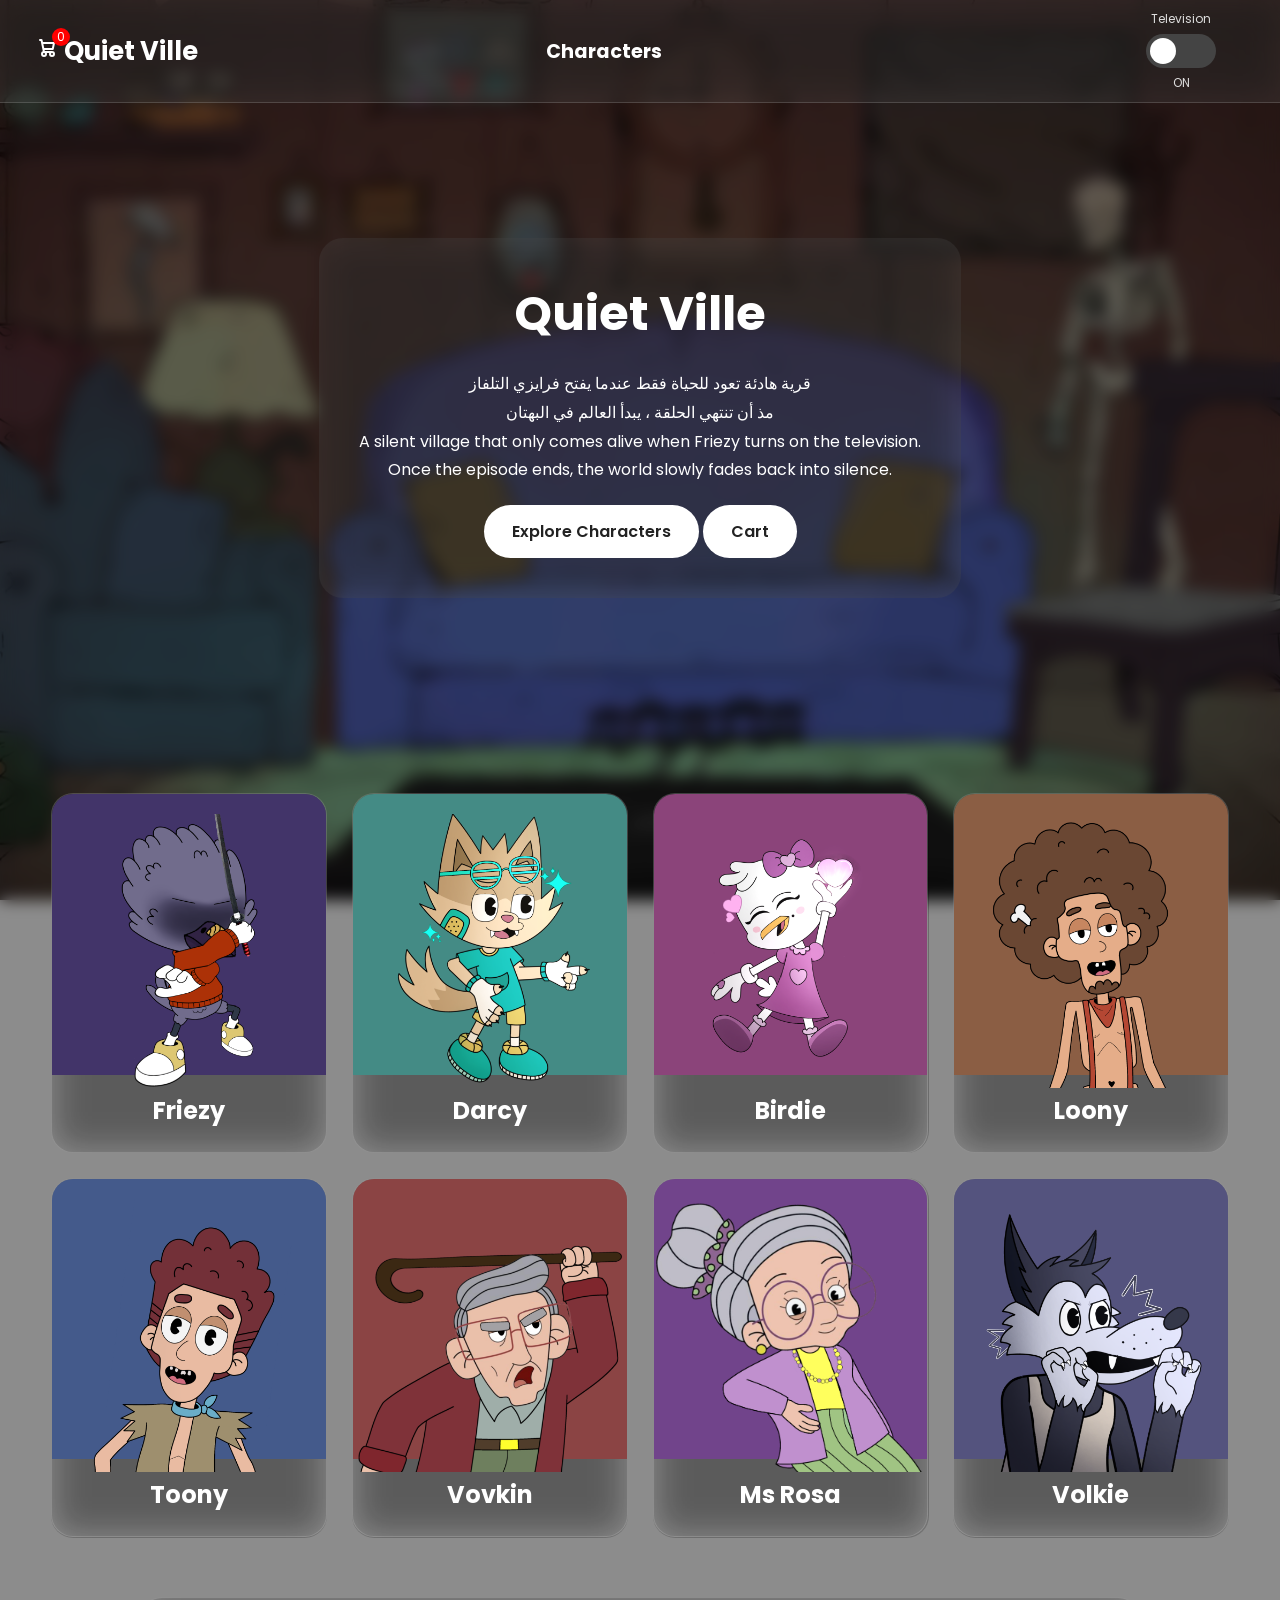
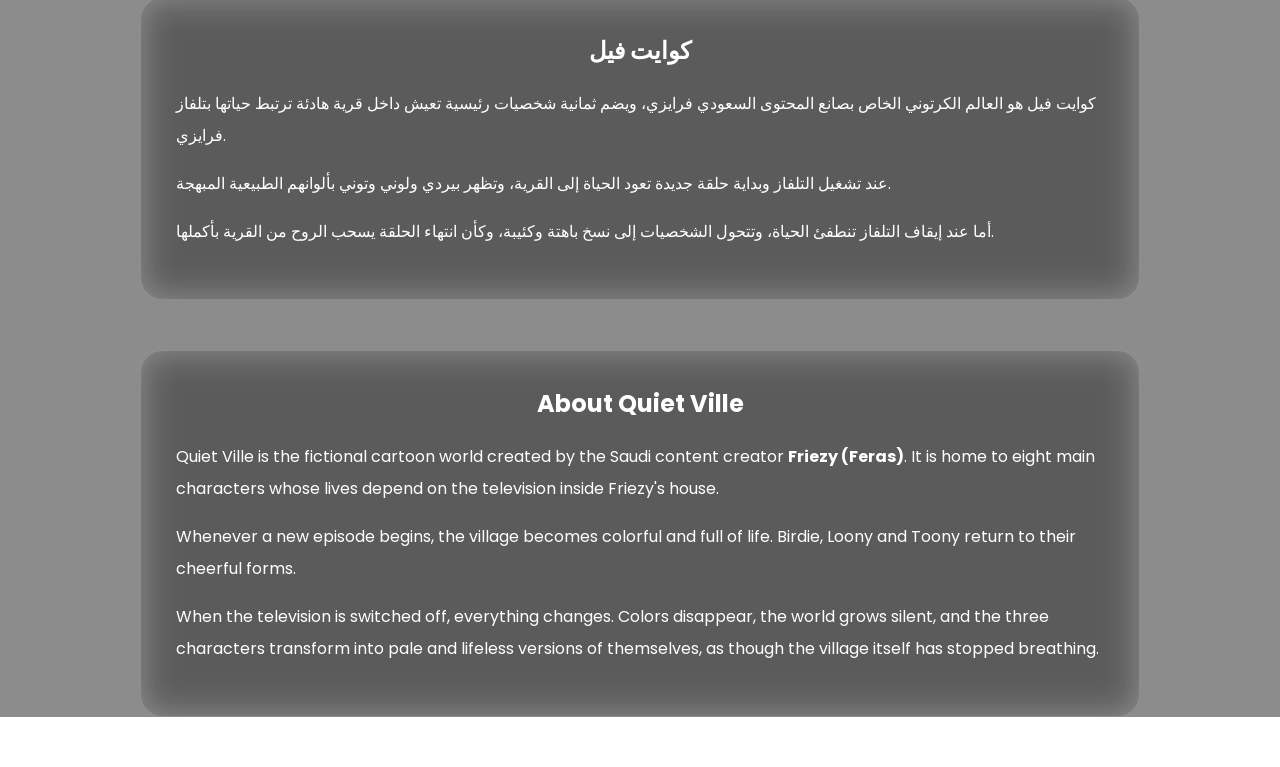
<file: index.html>
<!DOCTYPE html>
<html lang="en">
<head>
    <meta charset="UTF-8">
    <meta name="viewport" content="width=device-width, initial-scale=1.0">
    <title>Quiet Ville</title>

    <link rel="preconnect" href="https://fonts.googleapis.com">
    <link rel="preconnect" href="https://fonts.gstatic.com" crossorigin>
    <link href="https://fonts.googleapis.com/css2?family=Poppins:wght@300;400;600;700&display=swap" rel="stylesheet">

    <link rel="stylesheet" href="style.css">
</head>

<body data-page="home">

<header>

    <a href="../index.html" class="logo">
        Quiet Ville
    </a>

    <div class="cart-icon">
    <a href="cart.html">
     <svg aria-hidden="true" xmlns="http://www.w3.org/2000/svg" width="24" height="24" fill="none" viewBox="0 0 24 24">
     <path stroke="currentColor" stroke-linecap="round" stroke-linejoin="round" stroke-width="2" d="M5 4h1.5L9 16m0 0h8m-8 0a2 2 0 1 0 0 4 2 2 0 0 0 0-4Zm8 0a2 2 0 1 0 0 4 2 2 0 0 0 0-4Zm-8.5-3h9.25L19 7H7.312"/>
     </svg>
     <span>0</span>
    </a>
    </div>
    <h1>Characters</h1>


    <div class="tv-container" id="tvButton">

        <span class="tv-label">Television</span>

        <div class="tv-switch">
            <div class="tv-knob"></div>
        </div>

        <span class="tv-state">ON</span>

    </div>

</header>

<!-- ===========================
Hero
=========================== -->

<section class="hero">

    <div class="hero-content">

        <h1>Quiet Ville</h1>

        <p>
            قرية هادئة تعود للحياة فقط عندما يفتح فرايزي التلفاز
            <br>
            مذ أن تنتهي الحلقة ، يبدأ العالم في البهتان
            <br>
            A silent village that only comes alive when Friezy turns on the television.
            <br>
            Once the episode ends, the world slowly fades back into silence.
        </p>

        <a href="#characters" class="hero-button">
            Explore Characters
        </a>

         <a href="cart.html" class="cart">
            Cart
        </a>

    </div>

</section>

<!-- ===========================
Characters
=========================== -->

<main class="characters" id="characters">

    <a href="characters/friezy.html" class="card">

        <div class="image" id="friezy">
            <img src="images/friezykatana2.png" alt="Friezy">
        </div>

        <div class="info">
            <h2>Friezy</h2>
        </div>

    </a>

    <a href="characters/darcy.html" class="card">

        <div class="image" id="darcy">
            <img src="images/darcyhappy.png" alt="Darcy">
        </div>

        <div class="info">
            <h2>Darcy</h2>
        </div>

    </a>

    <a href="#" class="card" id="birdieCard">

        <div class="image" id="birdie">
            <img src="images/birdieheart.png" alt="Birdie">
        </div>

        <div class="info">
            <h2>Birdie</h2>
        </div>

    </a>

    <a href="characters/loony.html" class="card">

        <div class="image" id="loony">
            <img src="images/loony.png" alt="Loony">
        </div>

        <div class="info">
            <h2>Loony</h2>
        </div>

    </a>

    <a href="characters/toony.html" class="card">

        <div class="image" id="toony">
            <img src="images/toony.png" alt="Toony">
        </div>

        <div class="info">
            <h2>Toony</h2>
        </div>

    </a>

    <a href="characters/vovkin.html" class="card">

        <div class="image" id="vovkin">
            <img src="images/vovkin.png" alt="Vovkin">
        </div>

        <div class="info">
            <h2>Vovkin</h2>
        </div>

    </a>

    <a href="characters/msrosa.html" class="card">

        <div class="image" id="msrosa">
            <img src="images/msrosa.png" alt="Ms Rosa">
        </div>

        <div class="info">
            <h2>Ms Rosa</h2>
        </div>

    </a>

    <a href="characters/volkie.html" class="card">

        <div class="image" id="volkie">
            <img src="images/volkie.png" alt="Volkie">
        </div>

        <div class="info">
            <h2>Volkie</h2>
        </div>

    </a>

</main>

<section class="story">

    <h2>كوايت فيل</h2>

    <p>
        كوايت فيل هو العالم الكرتوني الخاص بصانع المحتوى السعودي فرايزي،
        ويضم ثمانية شخصيات رئيسية تعيش داخل قرية هادئة ترتبط حياتها بتلفاز فرايزي.
    </p>

    <p>
        عند تشغيل التلفاز وبداية حلقة جديدة تعود الحياة إلى القرية،
        وتظهر بيردي ولوني وتوني بألوانهم الطبيعية المبهجة.
    </p>

    <p>
        أما عند إيقاف التلفاز تنطفئ الحياة،
        وتتحول الشخصيات إلى نسخ باهتة وكئيبة،
        وكأن انتهاء الحلقة يسحب الروح من القرية بأكملها.
    </p>

</section>

<section class="story">

    <h2>About Quiet Ville</h2>
    <p>
        Quiet Ville is the fictional cartoon world created by the Saudi content creator
        <strong>Friezy (Feras)</strong>.
        It is home to eight main characters whose lives depend on the television inside
        Friezy's house.
    </p>

    <p>
        Whenever a new episode begins, the village becomes colorful and full of life.
        Birdie, Loony and Toony return to their cheerful forms.
    </p>

    <p>
        When the television is switched off, everything changes.
        Colors disappear, the world grows silent, and the three characters transform
        into pale and lifeless versions of themselves, as though the village itself has
        stopped breathing.
    </p>

</section>


<script src="script.js"></script>

</body>
</html>
</file>
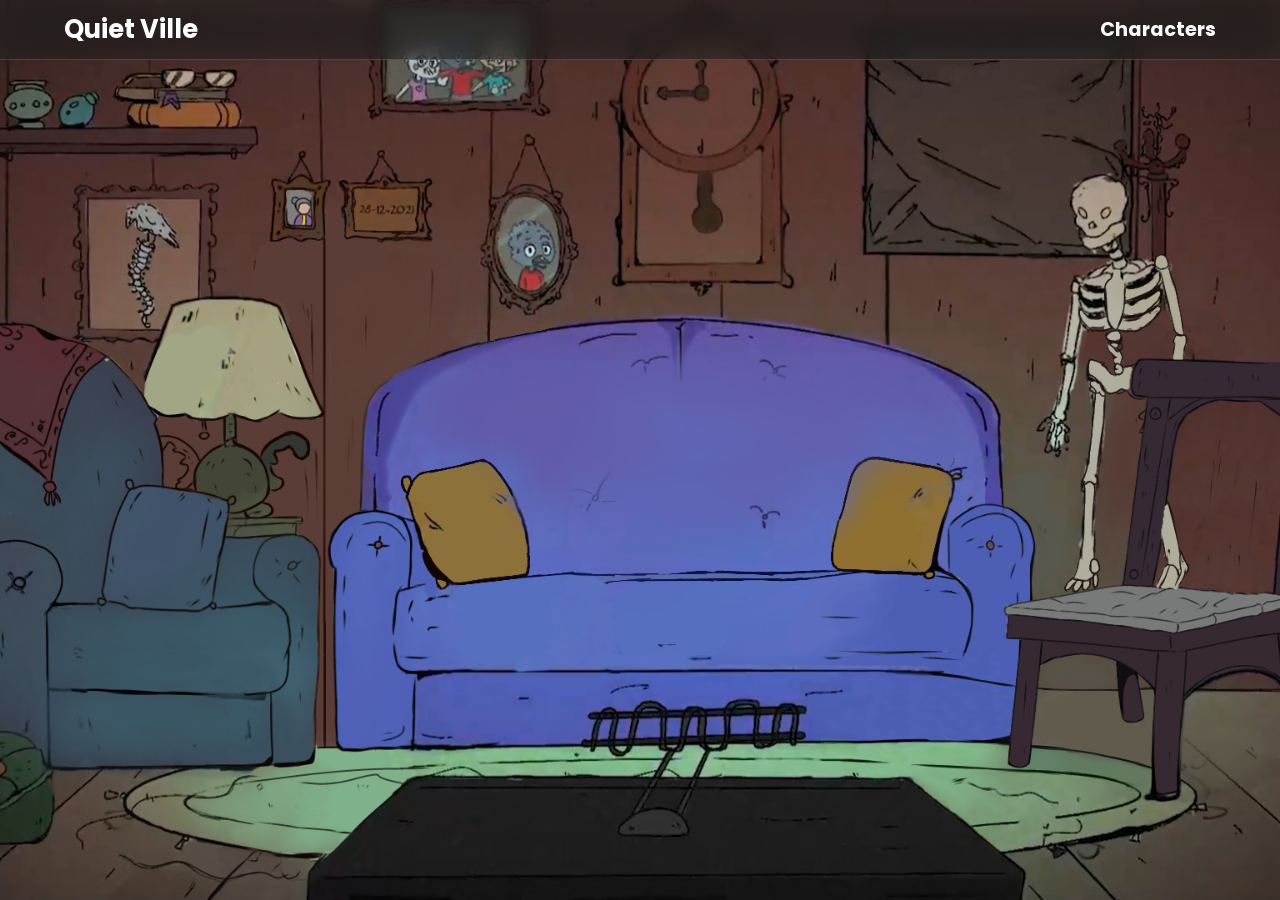
<file: cart.html>
<!DOCTYPE html>
<html lang="en">
<head>
    <meta charset="UTF-8">
    <meta name="viewport" content="width=device-width, initial-scale=1.0">
    <title>Quiet Ville</title>

    <link rel="preconnect" href="https://fonts.googleapis.com">
    <link rel="preconnect" href="https://fonts.gstatic.com" crossorigin>
    <link href="https://fonts.googleapis.com/css2?family=Poppins:wght@300;400;600;700&display=swap" rel="stylesheet">

    <link rel="stylesheet" href="style.css">
</head>

<body data-page="home">

<header>

    <a href="../index.html" class="logo">
        Quiet Ville
    </a>

    <h1>Characters</h1>

</header>


<script src="script.js"></script>

</body>
</html>
</file>
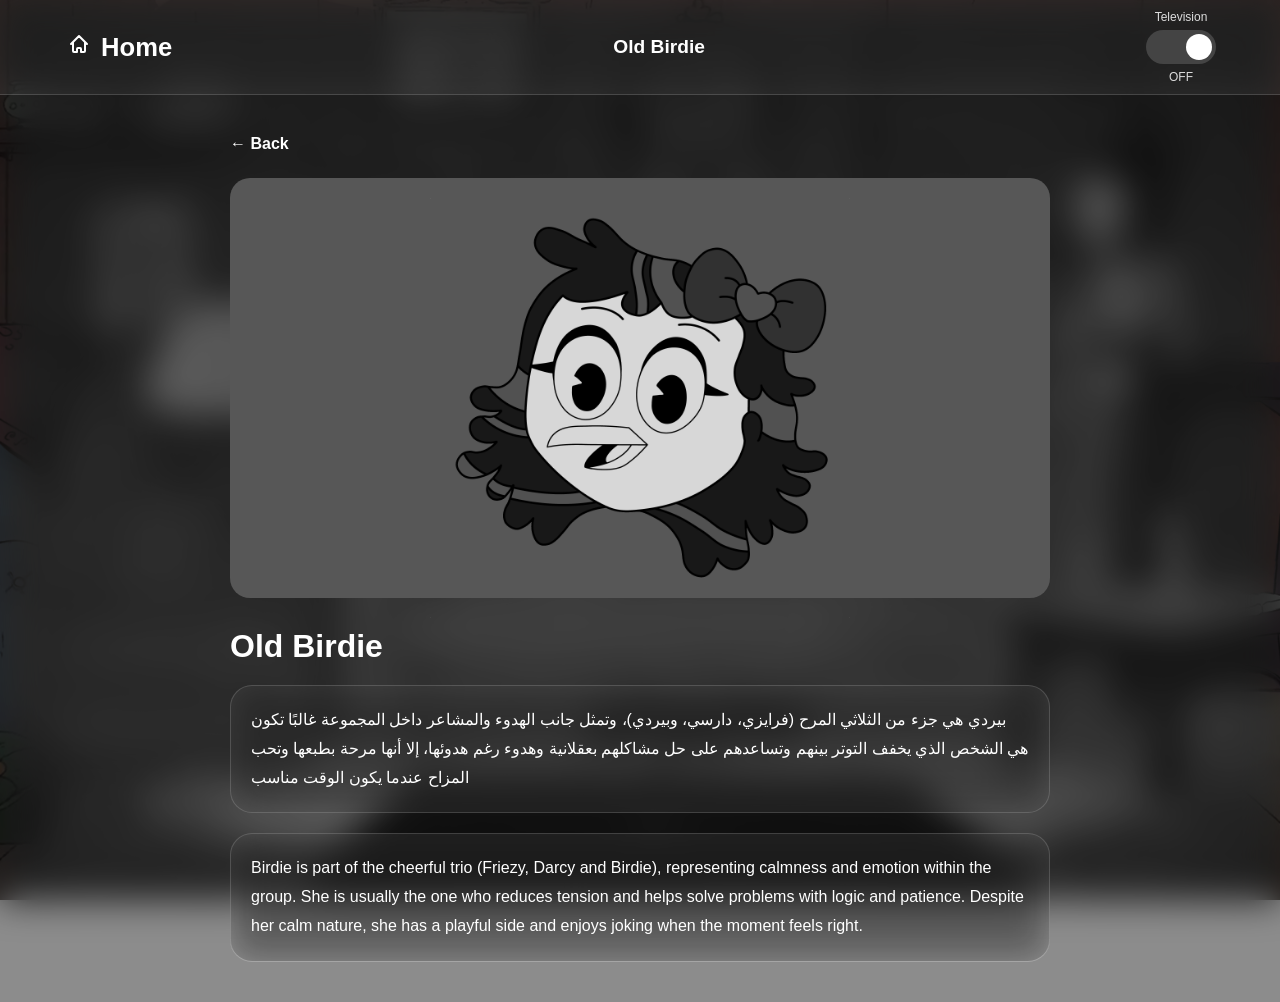
<file: characters/birdie-off.html>
<!DOCTYPE html>
<html lang="en">
<head>
<meta charset="UTF-8">
<meta name="viewport" content="width=device-width, initial-scale=1.0">
<title>Friezy</title>

<link rel="stylesheet" href="../style.css">

<style>
body{
  transition: opacity 0.4s ease, filter 0.4s ease;
}
.profile{
max-width:900px;
margin:auto;
padding:40px;
}
.tv-off{
    backdrop-filter: blur(18px);
    -webkit-backdrop-filter: blur(18px);
    filter: grayscale(100%);
    transition: all 0.6s ease;
}
.tv-off p{
    color :white
}
.tv-container{
    display:flex;
    flex-direction:column;
    align-items:center;
    cursor:pointer;
    gap:6px;
}

.tv-label{
    font-size:12px;
    color:#aaa;
}

.tv-switch{
    width:80px;
    height:34px;
    background:#333;
    border-radius:50px;
    position:relative;
    transition:0.4s;
}

.tv-knob{
    width:28px;
    height:28px;
    background:white;
    border-radius:50%;
    position:absolute;
    top:3px;
    left:4px;
    transition:0.4s;
    transform: translateX(36px);
}
.tv-state{
    font-size:12px;
    color:#aaa;
}

/* ON STATE */
.tv-container.active .tv-switch{
    background:#838383;
}

.tv-container.active .tv-knob{
    transform:translateX(44px);
}

.tv-container.active .tv-state{
    content:"ON";
}

.tv-container{
    display:flex;
    flex-direction:column;
    align-items:center;
    gap:6px
}

.tv-label,.tv-state{font-size:.75rem;
    color:#ddd
}

.tv-switch{
    width:70px;
    height:34px;
    border-radius:40px;
    background:#444;
    position:relative
}

.tv-knob{position:absolute;
    left:4px;
    top:4px;
    width:26px;
    height:26px;
    border-radius:50%;
    background:#fff;
    transition:.3s;
}

.tv-container.active .tv-switch{
    background:#888
}

.tv-container.active .tv-knob{
    transform:translateX(36px);
}

.character-image{
height:420px;
background:#575757;
border-radius:20px;
margin-bottom:30px;
display:flex;
justify-content:center;
align-items:center;
}

.back{
display:inline-block;
margin-bottom:25px;
text-decoration:none;
font-weight:bold;
color:#ffffff;
}

p{
margin-top:20px;
line-height:1.8;
}

img{
  width: 100%;
  height: 100%;
  object-fit: contain;
  display: block;
  justify-content: center;
  transform: translateY(20px);
  transition: all 0.6s ease;
}
p{
padding:20px;
background:rgba(255,255,255,.08);
border:1px solid rgba(255,255,255,.15);
border-radius:22px;
backdrop-filter:blur(18px)
}
</style>

</head>

<body data-page="birdie-off" class="tv-off">

<header>

<div class="logo">

    <a href="../index.html"><svg class="w-6 h-6 text-gray-800 dark:text-white" aria-hidden="true" xmlns="http://www.w3.org/2000/svg" width="24" height="24" fill="none" viewBox="0 0 24 24">
  <path stroke="currentColor" stroke-linecap="round" stroke-linejoin="round" stroke-width="2" d="m4 12 8-8 8 8M6 10.5V19a1 1 0 0 0 1 1h3v-3a1 1 0 0 1 1-1h2a1 1 0 0 1 1 1v3h3a1 1 0 0 0 1-1v-8.5"/>
</svg>
Home</a>
</div>

<h1>Old Birdie</h1>

    <div class="tv-container" id="tvButton">

        <span class="tv-label">Television</span>

        <div class="tv-switch">
            <div class="tv-knob"></div>
        </div>

        <span class="tv-state">OFF</span>

    </div>

</header>

<div class="profile">

<a class="back" href="../index.html">← Back</a>

<div class="character-image">
  <img src="../images/bbirdie.PNG" id="friezyinfo">
</div>

<h1>Old Birdie</h1>

<p>
بيردي هي جزء من الثلاثي المرح (فرايزي، دارسي، وبيردي)، وتمثل جانب الهدوء والمشاعر داخل المجموعة

غالبًا تكون هي الشخص الذي يخفف التوتر بينهم وتساعدهم على حل مشاكلهم بعقلانية وهدوء

رغم هدوئها، إلا أنها مرحة بطبعها وتحب المزاح عندما يكون الوقت مناسب
</p>

<p>
 Birdie is part of the cheerful trio (Friezy, Darcy and Birdie), representing calmness and emotion within the group. She is usually the one who reduces tension and helps solve problems with logic and patience.

Despite her calm nature, she has a playful side and enjoys joking when the moment feels right.
</p>

</div>

<script src="../script.js"></script>

</body>
</html>
</file>
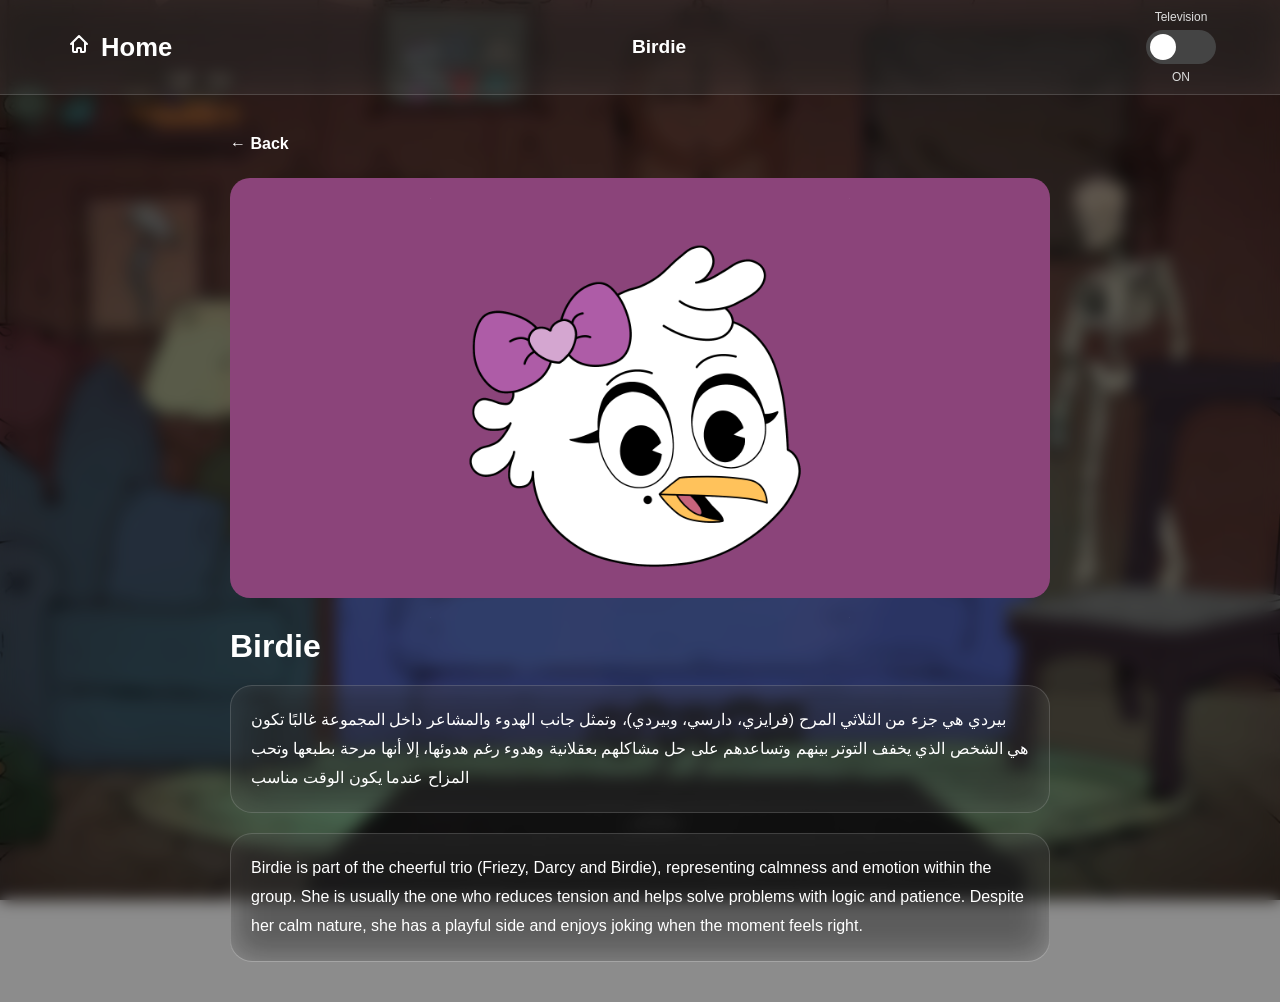
<file: characters/birdie.html>
<!DOCTYPE html>
<html lang="en">
<head>
<meta charset="UTF-8">
<meta name="viewport" content="width=device-width, initial-scale=1.0">
<title>Friezy</title>

<link rel="stylesheet" href="../style.css">

<style>
body{
  transition: opacity 0.4s ease, filter 0.4s ease;
}
.profile{
max-width:900px;
margin:auto;
padding:40px;
}
.tv-off{
    backdrop-filter: blur(18px);
    -webkit-backdrop-filter: blur(18px);
    filter: grayscale(100%);
    transition: all 0.6s ease;
}
.tv-off p{
    color :white
}
.tv-container{
    display:flex;
    flex-direction:column;
    align-items:center;
    cursor:pointer;
    gap:6px;
}

.tv-label{
    font-size:12px;
    color:#aaa;
}

.tv-switch{
    width:80px;
    height:34px;
    background:#333;
    border-radius:50px;
    position:relative;
    transition:0.4s;
}

.tv-knob{
    width:28px;
    height:28px;
    background:white;
    border-radius:50%;
    position:absolute;
    top:3px;
    left:4px;
    transition:0.4s;
}
.tv-state{
    font-size:12px;
    color:#aaa;
}

/* ON STATE */
.tv-container.active .tv-switch{
    background:#838383;
}

.tv-container.active .tv-knob{
    transform:translateX(44px);
}

.tv-container.active .tv-state{
    content:"ON";
}

.tv-container{
    display:flex;
    flex-direction:column;
    align-items:center;
    gap:6px
}

.tv-label,.tv-state{font-size:.75rem;
    color:#ddd
}

.tv-switch{
    width:70px;
    height:34px;
    border-radius:40px;
    background:#444;
    position:relative
}

.tv-knob{position:absolute;
    left:4px;
    top:4px;
    width:26px;
    height:26px;
    border-radius:50%;
    background:#fff;
    transition:.3s;
}

.tv-container.active .tv-switch{
    background:#888
}

.tv-container.active .tv-knob{
    transform:translateX(36px);
}

.character-image{
height:420px;
background:#8b447a;
border-radius:20px;
margin-bottom:30px;
display:flex;
justify-content:center;
align-items:center;
}

.back{
display:inline-block;
margin-bottom:25px;
text-decoration:none;
font-weight:bold;
color:#ffffff;
}

p{
margin-top:20px;
line-height:1.8;
}

img{
  width: 100%;
  height: 100%;
  object-fit: contain;
  display: block;
  justify-content: center;
  transform: translateY(20px);
  transition: all 0.6s ease;
}
p{
padding:20px;
background:rgba(255,255,255,.08);
border:1px solid rgba(255,255,255,.15);
border-radius:22px;
backdrop-filter:blur(18px)
}
</style>

</head>

<body data-page="birdie" class="tv-on">

<header>

<div class="logo">

    <a href="../index.html"><svg class="w-6 h-6 text-gray-800 dark:text-white" aria-hidden="true" xmlns="http://www.w3.org/2000/svg" width="24" height="24" fill="none" viewBox="0 0 24 24">
  <path stroke="currentColor" stroke-linecap="round" stroke-linejoin="round" stroke-width="2" d="m4 12 8-8 8 8M6 10.5V19a1 1 0 0 0 1 1h3v-3a1 1 0 0 1 1-1h2a1 1 0 0 1 1 1v3h3a1 1 0 0 0 1-1v-8.5"/>
</svg>
Home</a>
</div>

<h1>Birdie</h1>

    <div class="tv-container" id="tvButton">

        <span class="tv-label">Television</span>

        <div class="tv-switch">
            <div class="tv-knob"></div>
        </div>

        <span class="tv-state">ON</span>

    </div>

</header>

<div class="profile">

<a class="back" href="../index.html">← Back</a>

<div class="character-image">
  <img src="../images/sbirdie.PNG" id="friezyinfo">
</div>

<h1>Birdie</h1>

<p>
بيردي هي جزء من الثلاثي المرح (فرايزي، دارسي، وبيردي)، وتمثل جانب الهدوء والمشاعر داخل المجموعة

غالبًا تكون هي الشخص الذي يخفف التوتر بينهم وتساعدهم على حل مشاكلهم بعقلانية وهدوء

رغم هدوئها، إلا أنها مرحة بطبعها وتحب المزاح عندما يكون الوقت مناسب
</p>

<p>
 Birdie is part of the cheerful trio (Friezy, Darcy and Birdie), representing calmness and emotion within the group. She is usually the one who reduces tension and helps solve problems with logic and patience.

Despite her calm nature, she has a playful side and enjoys joking when the moment feels right.
</p>

</div>

<script src="../script.js"></script>

</body>
</html>
</file>
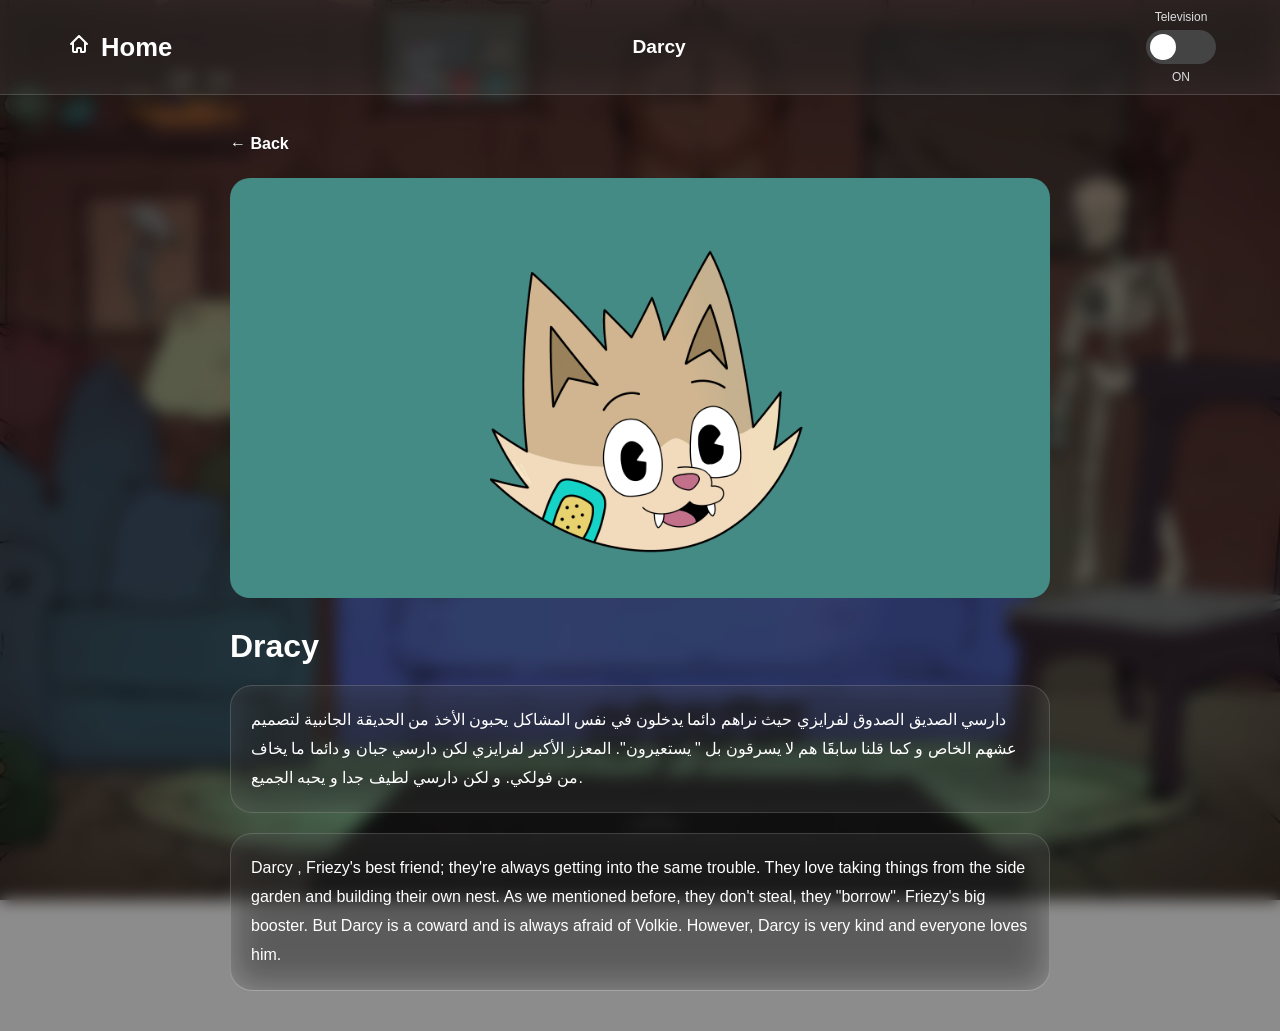
<file: characters/darcy.html>
<!DOCTYPE html>
<html lang="en">
<head>
<meta charset="UTF-8">
<meta name="viewport" content="width=device-width, initial-scale=1.0">
<title>Friezy</title>

<link rel="stylesheet" href="../style.css">

<style>
body{
  transition: opacity 0.4s ease, filter 0.4s ease;
}
.profile{
max-width:900px;
margin:auto;
padding:40px;
}
.tv-off{
    backdrop-filter: blur(18px);
    -webkit-backdrop-filter: blur(18px);
    filter: grayscale(100%);
    transition: all 0.6s ease;
}
.tv-off p{
    color :white
}
.tv-container{
    display:flex;
    flex-direction:column;
    align-items:center;
    cursor:pointer;
    gap:6px;
}

.tv-label{
    font-size:12px;
    color:#aaa;
}

.tv-switch{
    width:80px;
    height:34px;
    background:#333;
    border-radius:50px;
    position:relative;
    transition:0.4s;
}

.tv-knob{
    width:28px;
    height:28px;
    background:white;
    border-radius:50%;
    position:absolute;
    top:3px;
    left:4px;
    transition:0.4s;
}
.tv-state{
    font-size:12px;
    color:#aaa;
}

/* ON STATE */
.tv-container.active .tv-switch{
    background:#838383;
}

.tv-container.active .tv-knob{
    transform:translateX(44px);
}

.tv-container.active .tv-state{
    content:"ON";
}

.tv-container{
    display:flex;
    flex-direction:column;
    align-items:center;
    gap:6px
}

.tv-label,.tv-state{font-size:.75rem;
    color:#ddd
}

.tv-switch{
    width:70px;
    height:34px;
    border-radius:40px;
    background:#444;
    position:relative
}

.tv-knob{position:absolute;
    left:4px;
    top:4px;
    width:26px;
    height:26px;
    border-radius:50%;
    background:#fff;
    transition:.3s;
}

.tv-container.active .tv-switch{
    background:#888
}

.tv-container.active .tv-knob{
    transform:translateX(36px);
}

.character-image{
height:420px;
background:#448b85;
border-radius:20px;
margin-bottom:30px;
display:flex;
justify-content:center;
align-items:center;
}

.back{
display:inline-block;
margin-bottom:25px;
text-decoration:none;
font-weight:bold;
color:#ffffff;
}

p{
margin-top:20px;
line-height:1.8;
}

img{
  width: 100%;
  height: 100%;
  object-fit: contain;
  display: block;
  justify-content: center;
  transform: translateY(20px);
  transition: all 0.6s ease;
}
p{
padding:20px;
background:rgba(255,255,255,.08);
border:1px solid rgba(255,255,255,.15);
border-radius:22px;
backdrop-filter:blur(18px)
}
</style>

</head>

<body>

<header>

<div class="logo">

    <a href="../index.html"><svg class="w-6 h-6 text-gray-800 dark:text-white" aria-hidden="true" xmlns="http://www.w3.org/2000/svg" width="24" height="24" fill="none" viewBox="0 0 24 24">
  <path stroke="currentColor" stroke-linecap="round" stroke-linejoin="round" stroke-width="2" d="m4 12 8-8 8 8M6 10.5V19a1 1 0 0 0 1 1h3v-3a1 1 0 0 1 1-1h2a1 1 0 0 1 1 1v3h3a1 1 0 0 0 1-1v-8.5"/>
</svg>
Home</a>
</div>

<h1>Darcy</h1>

    <div class="tv-container" id="tvButton">

        <span class="tv-label">Television</span>

        <div class="tv-switch">
            <div class="tv-knob"></div>
        </div>

        <span class="tv-state">ON</span>

    </div>

</header>

<div class="profile">

<a class="back" href="../index.html">← Back</a>

<div class="character-image">
  <img src="../images/darcy.png" id="darcyinfo">
</div>

<h1>Dracy</h1>

<p>
دارسي الصديق الصدوق لفرايزي حيث نراهم دائما یدخلون في نفس المشاكل يحبون الأخذ من الحديقة الجانبية لتصميم عشهم الخاص و كما قلنا سابقََا هم لا يسرقون بل " يستعيرون".
المعزز الأكبر لفرايزي لكن دارسي جبان و دائما ما يخاف من فولكي. 
و لكن دارسي لطيف جدا و يحبه الجميع.</p>

<p>
  Darcy , Friezy's best friend; they're always getting into the same trouble.
  They love taking things from the side garden and building their own nest. As we mentioned before, they don't steal, they "borrow".
  Friezy's big booster. But Darcy is a coward and is always afraid of Volkie.
  However, Darcy is very kind and everyone loves him.
</p>

<script src="../script.js"></script>

</body>
</html>
</file>
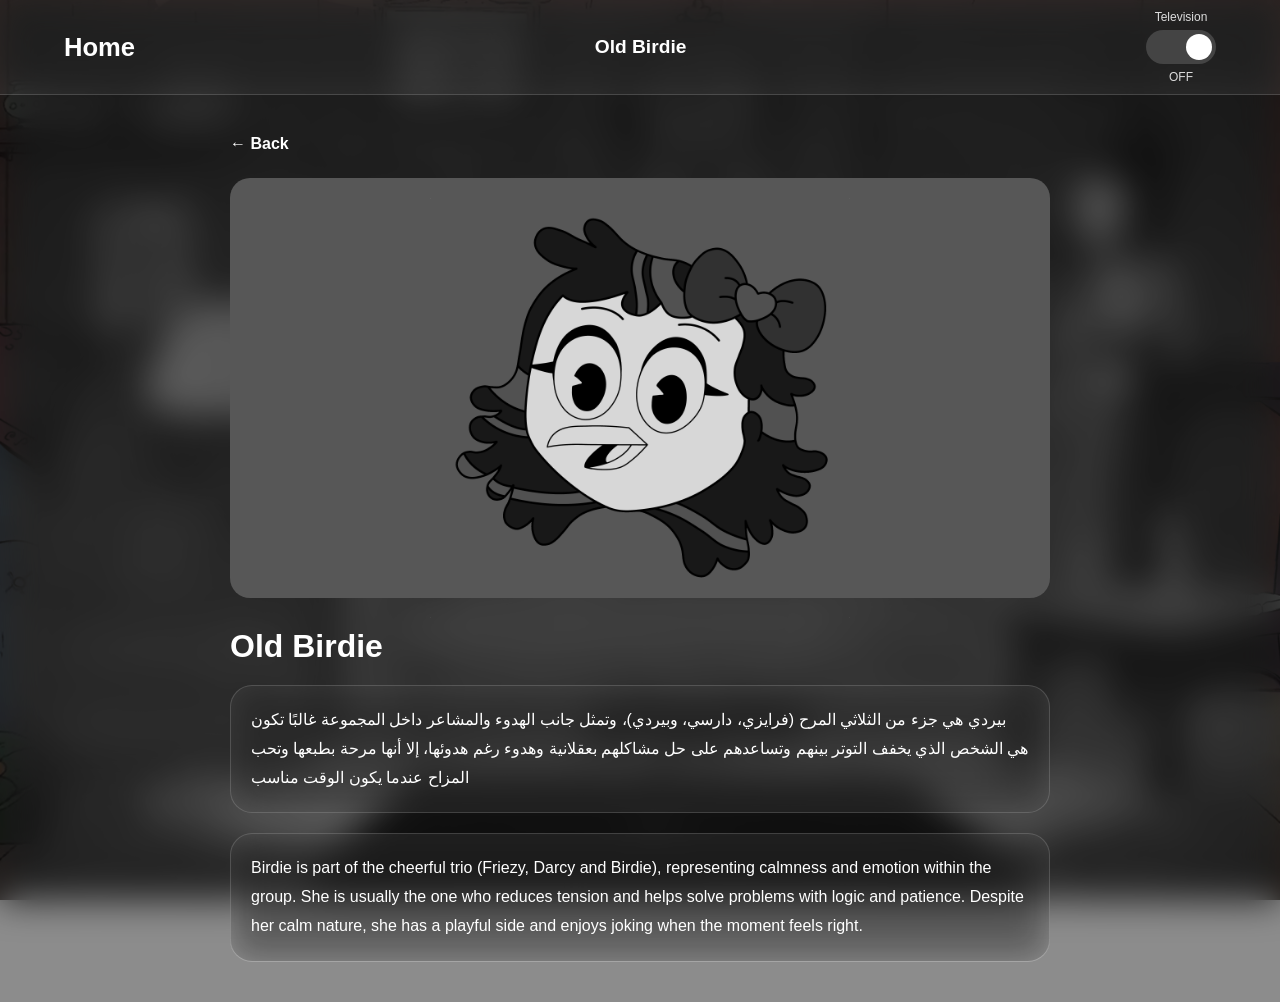
<file: characters/loony-off.html>
<!DOCTYPE html>
<html lang="en">
<head>
<meta charset="UTF-8">
<meta name="viewport" content="width=device-width, initial-scale=1.0">
<title>Friezy</title>

<link rel="stylesheet" href="../style.css">

<style>
body{
  transition: opacity 0.4s ease, filter 0.4s ease;
}
.profile{
max-width:900px;
margin:auto;
padding:40px;
}
.tv-off{
    backdrop-filter: blur(18px);
    -webkit-backdrop-filter: blur(18px);
    filter: grayscale(100%);
    transition: all 0.6s ease;
}
.tv-off p{
    color :white
}
.tv-container{
    display:flex;
    flex-direction:column;
    align-items:center;
    cursor:pointer;
    gap:6px;
}

.tv-label{
    font-size:12px;
    color:#aaa;
}

.tv-switch{
    width:80px;
    height:34px;
    background:#333;
    border-radius:50px;
    position:relative;
    transition:0.4s;
}

.tv-knob{
    width:28px;
    height:28px;
    background:white;
    border-radius:50%;
    position:absolute;
    top:3px;
    left:4px;
    transition:0.4s;
    transform: translateX(36px);
}
.tv-state{
    font-size:12px;
    color:#aaa;
}

/* ON STATE */
.tv-container.active .tv-switch{
    background:#838383;
}

.tv-container.active .tv-knob{
    transform:translateX(44px);
}

.tv-container.active .tv-state{
    content:"ON";
}

.tv-container{
    display:flex;
    flex-direction:column;
    align-items:center;
    gap:6px
}

.tv-label,.tv-state{font-size:.75rem;
    color:#ddd
}

.tv-switch{
    width:70px;
    height:34px;
    border-radius:40px;
    background:#444;
    position:relative
}

.tv-knob{position:absolute;
    left:4px;
    top:4px;
    width:26px;
    height:26px;
    border-radius:50%;
    background:#fff;
    transition:.3s;
}

.tv-container.active .tv-switch{
    background:#888
}

.tv-container.active .tv-knob{
    transform:translateX(36px);
}

.character-image{
height:420px;
background:#575757;
border-radius:20px;
margin-bottom:30px;
display:flex;
justify-content:center;
align-items:center;
}

.back{
display:inline-block;
margin-bottom:25px;
text-decoration:none;
font-weight:bold;
color:#ffffff;
}

p{
margin-top:20px;
line-height:1.8;
}

img{
  width: 100%;
  height: 100%;
  object-fit: contain;
  display: block;
  justify-content: center;
  transform: translateY(20px);
  transition: all 0.6s ease;
}
p{
padding:20px;
background:rgba(255,255,255,.08);
border:1px solid rgba(255,255,255,.15);
border-radius:22px;
backdrop-filter:blur(18px)
}
</style>

</head>

<body data-page="loony-off" class="tv-off">

<header>

<a class="logo" href="../index.html">Home</a>

<h1>Old Birdie</h1>

    <div class="tv-container" id="tvButton">

        <span class="tv-label">Television</span>

        <div class="tv-switch">
            <div class="tv-knob"></div>
        </div>

        <span class="tv-state">OFF</span>

    </div>

</header>

<div class="profile">

<a class="back" href="../index.html">← Back</a>

<div class="character-image">
  <img src="../images/bbirdie.PNG" id="friezyinfo">
</div>

<h1>Old Birdie</h1>

<p>
بيردي هي جزء من الثلاثي المرح (فرايزي، دارسي، وبيردي)، وتمثل جانب الهدوء والمشاعر داخل المجموعة

غالبًا تكون هي الشخص الذي يخفف التوتر بينهم وتساعدهم على حل مشاكلهم بعقلانية وهدوء

رغم هدوئها، إلا أنها مرحة بطبعها وتحب المزاح عندما يكون الوقت مناسب
</p>

<p>
 Birdie is part of the cheerful trio (Friezy, Darcy and Birdie), representing calmness and emotion within the group. She is usually the one who reduces tension and helps solve problems with logic and patience.

Despite her calm nature, she has a playful side and enjoys joking when the moment feels right.
</p>

</div>

<script src="../script.js"></script>

</body>
</html>
</file>
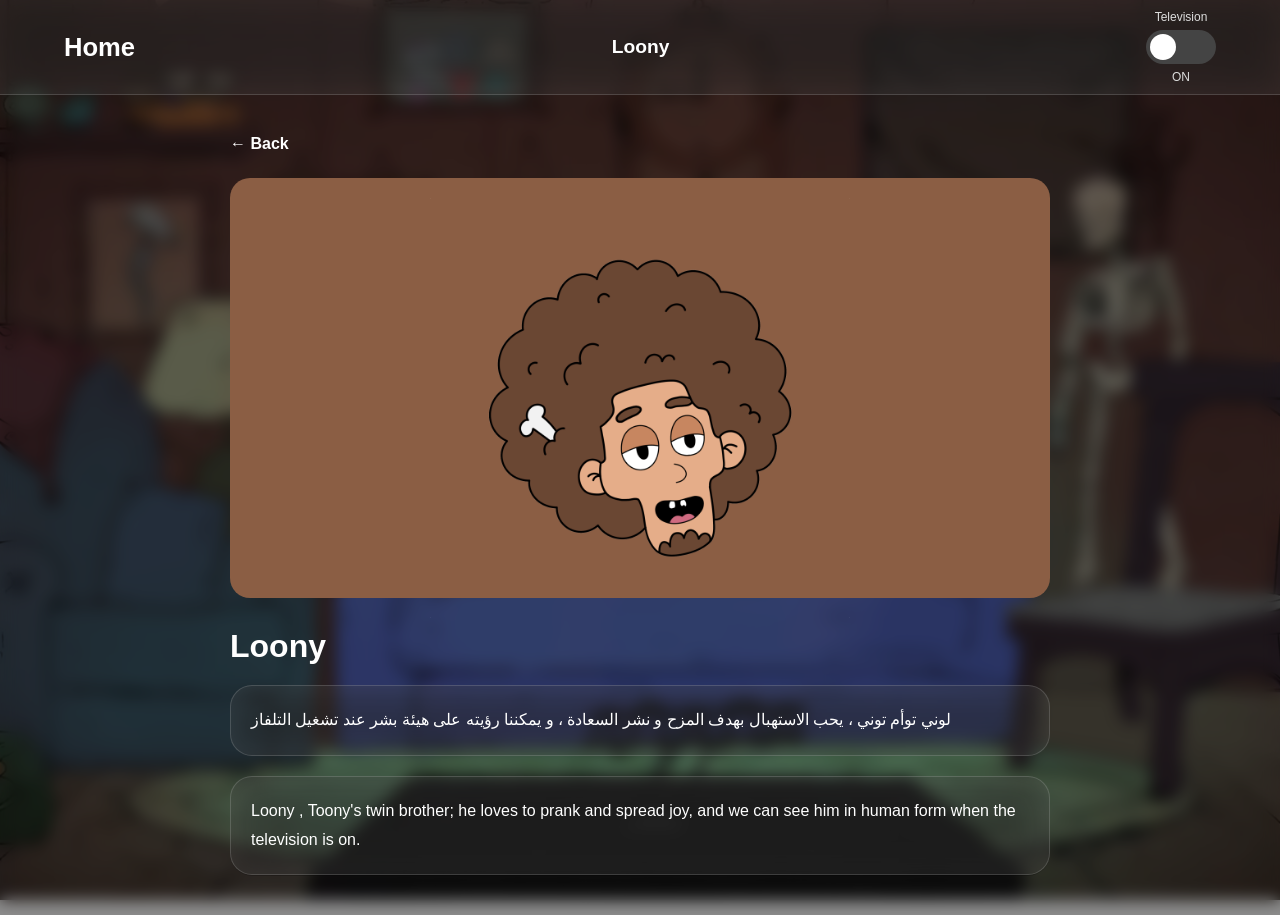
<file: characters/loony.html>
<!DOCTYPE html>
<html lang="en">
<head>
<meta charset="UTF-8">
<meta name="viewport" content="width=device-width, initial-scale=1.0">
<title>Loony</title>

<link rel="stylesheet" href="../style.css">

<style>
body{
  transition: opacity 0.4s ease, filter 0.4s ease;
}
.profile{
max-width:900px;
margin:auto;
padding:40px;
}
.tv-off{
    backdrop-filter: blur(18px);
    -webkit-backdrop-filter: blur(18px);
    filter: grayscale(100%);
    transition: all 0.6s ease;
}
.tv-off p{
    color :white
}
.tv-container{
    display:flex;
    flex-direction:column;
    align-items:center;
    cursor:pointer;
    gap:6px;
}

.tv-label{
    font-size:12px;
    color:#aaa;
}

.tv-switch{
    width:80px;
    height:34px;
    background:#333;
    border-radius:50px;
    position:relative;
    transition:0.4s;
}

.tv-knob{
    width:28px;
    height:28px;
    background:white;
    border-radius:50%;
    position:absolute;
    top:3px;
    left:4px;
    transition:0.4s;
}
.tv-state{
    font-size:12px;
    color:#aaa;
}

/* ON STATE */
.tv-container.active .tv-switch{
    background:#838383;
}

.tv-container.active .tv-knob{
    transform:translateX(44px);
}

.tv-container.active .tv-state{
    content:"ON";
}

.tv-container{
    display:flex;
    flex-direction:column;
    align-items:center;
    gap:6px
}

.tv-label,.tv-state{font-size:.75rem;
    color:#ddd
}

.tv-switch{
    width:70px;
    height:34px;
    border-radius:40px;
    background:#444;
    position:relative
}

.tv-knob{position:absolute;
    left:4px;
    top:4px;
    width:26px;
    height:26px;
    border-radius:50%;
    background:#fff;
    transition:.3s;
}

.tv-container.active .tv-switch{
    background:#888
}

.tv-container.active .tv-knob{
    transform:translateX(36px);
}

.character-image{
height:420px;
background:#8b5e44;
border-radius:20px;
margin-bottom:30px;
display:flex;
justify-content:center;
align-items:center;
}

.back{
display:inline-block;
margin-bottom:25px;
text-decoration:none;
font-weight:bold;
color:#ffffff;
}

p{
margin-top:20px;
line-height:1.8;
}

img{
  width: 100%;
  height: 100%;
  object-fit: contain;
  display: block;
  justify-content: center;
  transform: translateY(20px);
  transition: all 0.6s ease;
}
p{
padding:20px;
background:rgba(255,255,255,.08);
border:1px solid rgba(255,255,255,.15);
border-radius:22px;
backdrop-filter:blur(18px)
}
</style>

</head>

<body data-page="loony" class="tv-on">

<header>

<a class="logo" href="../index.html">Home</a>

<h1>Loony</h1>

    <div class="tv-container" id="tvButton">

        <span class="tv-label">Television</span>

        <div class="tv-switch">
            <div class="tv-knob"></div>
        </div>

        <span class="tv-state">ON</span>

    </div>

</header>

<div class="profile">

<a class="back" href="../index.html">← Back</a>

<div class="character-image">
  <img src="../images/loony-face.PNG" id="loonyinfo">
</div>

<h1>Loony</h1>

<p>
    
لوني توأم توني ، يحب الاستهبال بهدف المزح و نشر السعادة ، و يمكننا رؤيته على هيئة بشر عند تشغيل التلفاز


</p>

<p>
Loony , Toony's twin brother; he loves to prank and spread joy, and we can see him in human form when the television is on.
</p>

</div>

<script src="../script.js"></script>

</body>
</html>
</file>
<file: style.css>
*{margin:0;padding:0;box-sizing:border-box}
html{scroll-behavior:smooth}

body{
font-family:'Poppins',sans-serif;
background:url(images/background.png) center/cover fixed;
transition: opacity 0.4s ease, filter 0.4s ease;
backdrop-filter:blur(8px);
color:#ffffff;
}

body::before{
content:"";position:fixed;inset:0;
background:rgba(0,0,0,.45);
backdrop-filter:blur(8px);
z-index:-1;
  filter: grayscale(100%);
transition: opacity 0.4s ease, filter 0.4s ease;
}

a{
    text-decoration:none;
    color:inherit
}

header{
position:sticky;top:0;z-index:1000;
display:flex;
justify-content:space-between;
align-items:center;
padding:10px 5%;
background:rgba(255,255,255,.08);
backdrop-filter:blur(18px);
border-bottom:1px solid rgba(255,255,255,.15)
}
.logo{font-size:1.6rem;font-weight:700}

.cart-icon{
    margin-left:-650px;
   width:fit-content;
}
svg{
    width: 30px;
}
header .cart-icon{
    position:relative;
}
header .cart-icon span{
    position:absolute;
    background:red;
    color:white;
    font-size:12px;
    width:18px;
    height:18px;
    border-radius:50%;
    display:flex;
    align-items:center;
    justify-content:center;
    top:-8px;
    right:-8px;
}

header h1{font-size:1.2rem}
.tv-off{
    backdrop-filter: blur(18px);
    -webkit-backdrop-filter: blur(18px);
    filter: grayscale(100%);
    transition: all 0.6s ease;
}
.tv-off p{
    color :white
}
.tv-container{
    display:flex;
    flex-direction:column;
    align-items:center;
    cursor:pointer;
    gap:6px;
}

.tv-label{
    font-size:12px;
    color:#aaa;
}

.tv-switch{
    width:80px;
    height:34px;
    background:#333;
    border-radius:50px;
    position:relative;
    transition:0.4s;
}

.tv-knob{
    width:28px;
    height:28px;
    background:white;
    border-radius:50%;
    position:absolute;
    top:3px;
    left:4px;
    transition:0.4s;
}
.tv-state{
    font-size:12px;
    color:#aaa;
}

/* ON STATE */
.tv-container.active .tv-switch{
    background:#838383;
}

.tv-container.active .tv-knob{
    transform:translateX(44px);
}

.tv-container.active .tv-state{
    content:"ON";
}

.tv-container{
    display:flex;
    flex-direction:column;
    align-items:center;
    gap:6px
}

.tv-label,.tv-state{font-size:.75rem;
    color:#ddd
}

.tv-switch{
    width:70px;
    height:34px;
    border-radius:40px;
    background:#444;
    position:relative
}

.tv-knob{position:absolute;
    left:4px;
    top:4px;
    width:26px;
    height:26px;
    border-radius:50%;
    background:#fff;
    transition:.3s;
}

.tv-container.active .tv-switch{
    background:#888
}

.tv-container.active .tv-knob{
    transform:translateX(36px);
}

.hero{min-height:70vh;display:flex;align-items:center;justify-content:center;text-align:center;padding:40px 20px}
.hero-content{max-width:800px;background:rgba(255,255,255,.08);padding:40px;border-radius:24px;backdrop-filter:blur(18px)}
.hero h1{font-size:3rem}
.hero p{margin:20px 0;line-height:1.8}
.hero-button{display:inline-block;padding:14px 28px;border-radius:999px;background:#fff;color:#222;font-weight:600}
.cart{display:inline-block;padding:14px 28px;border-radius:999px;background:#fff;color:#222;font-weight:600}
.characters{
width:min(1400px,92%);
margin:60px auto;
display:grid;
grid-template-columns:repeat(auto-fit,minmax(240px,1fr));
gap:25px;
}
.card{
background:rgba(255,255,255,.08);
border:1px solid rgba(255,255,255,.15);
border-radius:22px;
overflow:hidden;
backdrop-filter:blur(18px);
transition:.35s;
}
.card:hover{transform:translateY(-8px);box-shadow:0 20px 35px rgba(0,0,0,.35)}
.image{aspect-ratio:1}
.image img{width:100%;height:100%;object-fit:contain;transition:.4s}
.card:hover img{transform:scale(1.06)}
.info{text-align:center;padding:18px}
.info h2{margin-bottom:6px}
.info span{color:#ddd;font-size:.9rem}
img {
    transform: translateY(20px);
    transition: all 0.6s ease;
}

img.show {
    opacity: 1;
    transform: translateY(0);
}
#friezy{
    background:#423469
}
#darcy{
    background:#448b85
}
#birdie{
    background:#8b447a
}
#loony{
    background:#8b5e44
}
#toony{
    background:#445a8b
}
#vovkin{
    background:#8b4444
}
#msrosa{
    background:#71448b
}
#volkie{
    background:#54537e
}


.story{
width:min(1000px,92%);
margin:50px auto;
padding:35px;
background:rgba(255,255,255,.08);
border:1px solid rgba(255,255,255,.15);
border-radius:22px;
backdrop-filter:blur(18px)
}
.story h2{text-align:center;margin-bottom:20px}
.story p{line-height:2;margin:16px 0}

@media(max-width:700px){
.hero h1{font-size:2.2rem}
header{padding:15px}
header h1{display:none}
}
</file>
